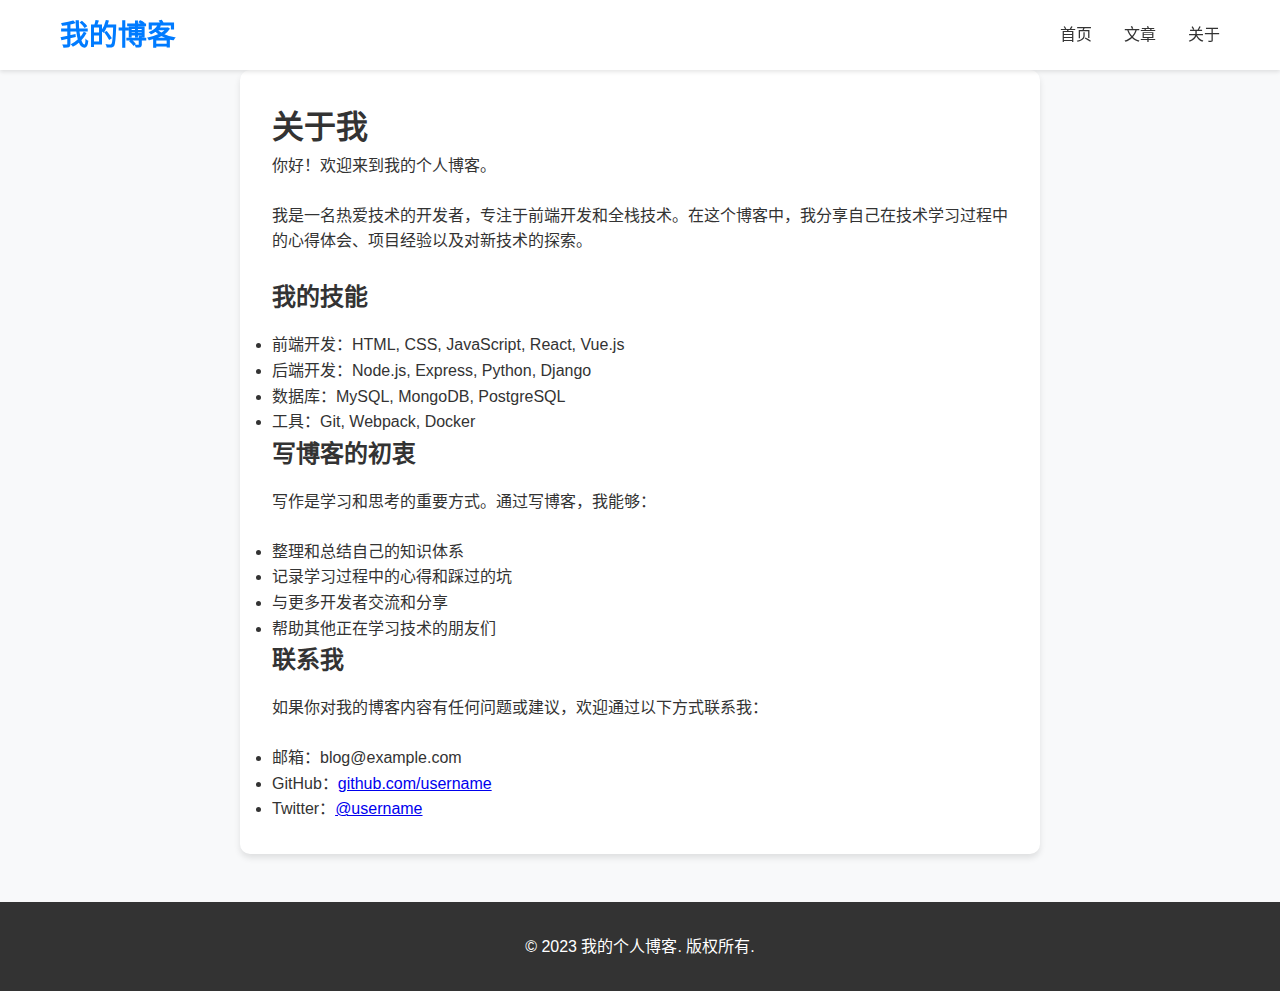
<file: blog/about.html>
<!DOCTYPE html>
<html lang="zh-CN">
<head>
    <meta charset="UTF-8">
    <meta name="viewport" content="width=device-width, initial-scale=1.0">
    <title>关于我 - 我的个人博客</title>
    <link rel="stylesheet" href="css/style.css">
</head>
<body>
    <header>
        <nav class="navbar">
            <div class="nav-container">
                <h1 class="nav-logo">我的博客</h1>
                <ul class="nav-menu">
                    <li class="nav-item"><a href="index.html" class="nav-link">首页</a></li>
                    <li class="nav-item"><a href="posts.html" class="nav-link">文章</a></li>
                    <li class="nav-item"><a href="about.html" class="nav-link">关于</a></li>
                </ul>
            </div>
        </nav>
    </header>

    <main>
        <section class="about-content">
            <h1>关于我</h1>
            <p>你好！欢迎来到我的个人博客。</p>
            <p>我是一名热爱技术的开发者，专注于前端开发和全栈技术。在这个博客中，我分享自己在技术学习过程中的心得体会、项目经验以及对新技术的探索。</p>
            
            <h2>我的技能</h2>
            <ul>
                <li>前端开发：HTML, CSS, JavaScript, React, Vue.js</li>
                <li>后端开发：Node.js, Express, Python, Django</li>
                <li>数据库：MySQL, MongoDB, PostgreSQL</li>
                <li>工具：Git, Webpack, Docker</li>
            </ul>
            
            <h2>写博客的初衷</h2>
            <p>写作是学习和思考的重要方式。通过写博客，我能够：</p>
            <ul>
                <li>整理和总结自己的知识体系</li>
                <li>记录学习过程中的心得和踩过的坑</li>
                <li>与更多开发者交流和分享</li>
                <li>帮助其他正在学习技术的朋友们</li>
            </ul>
            
            <h2>联系我</h2>
            <p>如果你对我的博客内容有任何问题或建议，欢迎通过以下方式联系我：</p>
            <ul>
                <li>邮箱：blog@example.com</li>
                <li>GitHub：<a href="https://github.com/username" target="_blank">github.com/username</a></li>
                <li>Twitter：<a href="https://twitter.com/username" target="_blank">@username</a></li>
            </ul>
        </section>
    </main>

    <footer>
        <div class="container">
            <p>&copy; 2023 我的个人博客. 版权所有.</p>
        </div>
    </footer>

    <script src="js/main.js"></script>
</body>
</html>
</file>
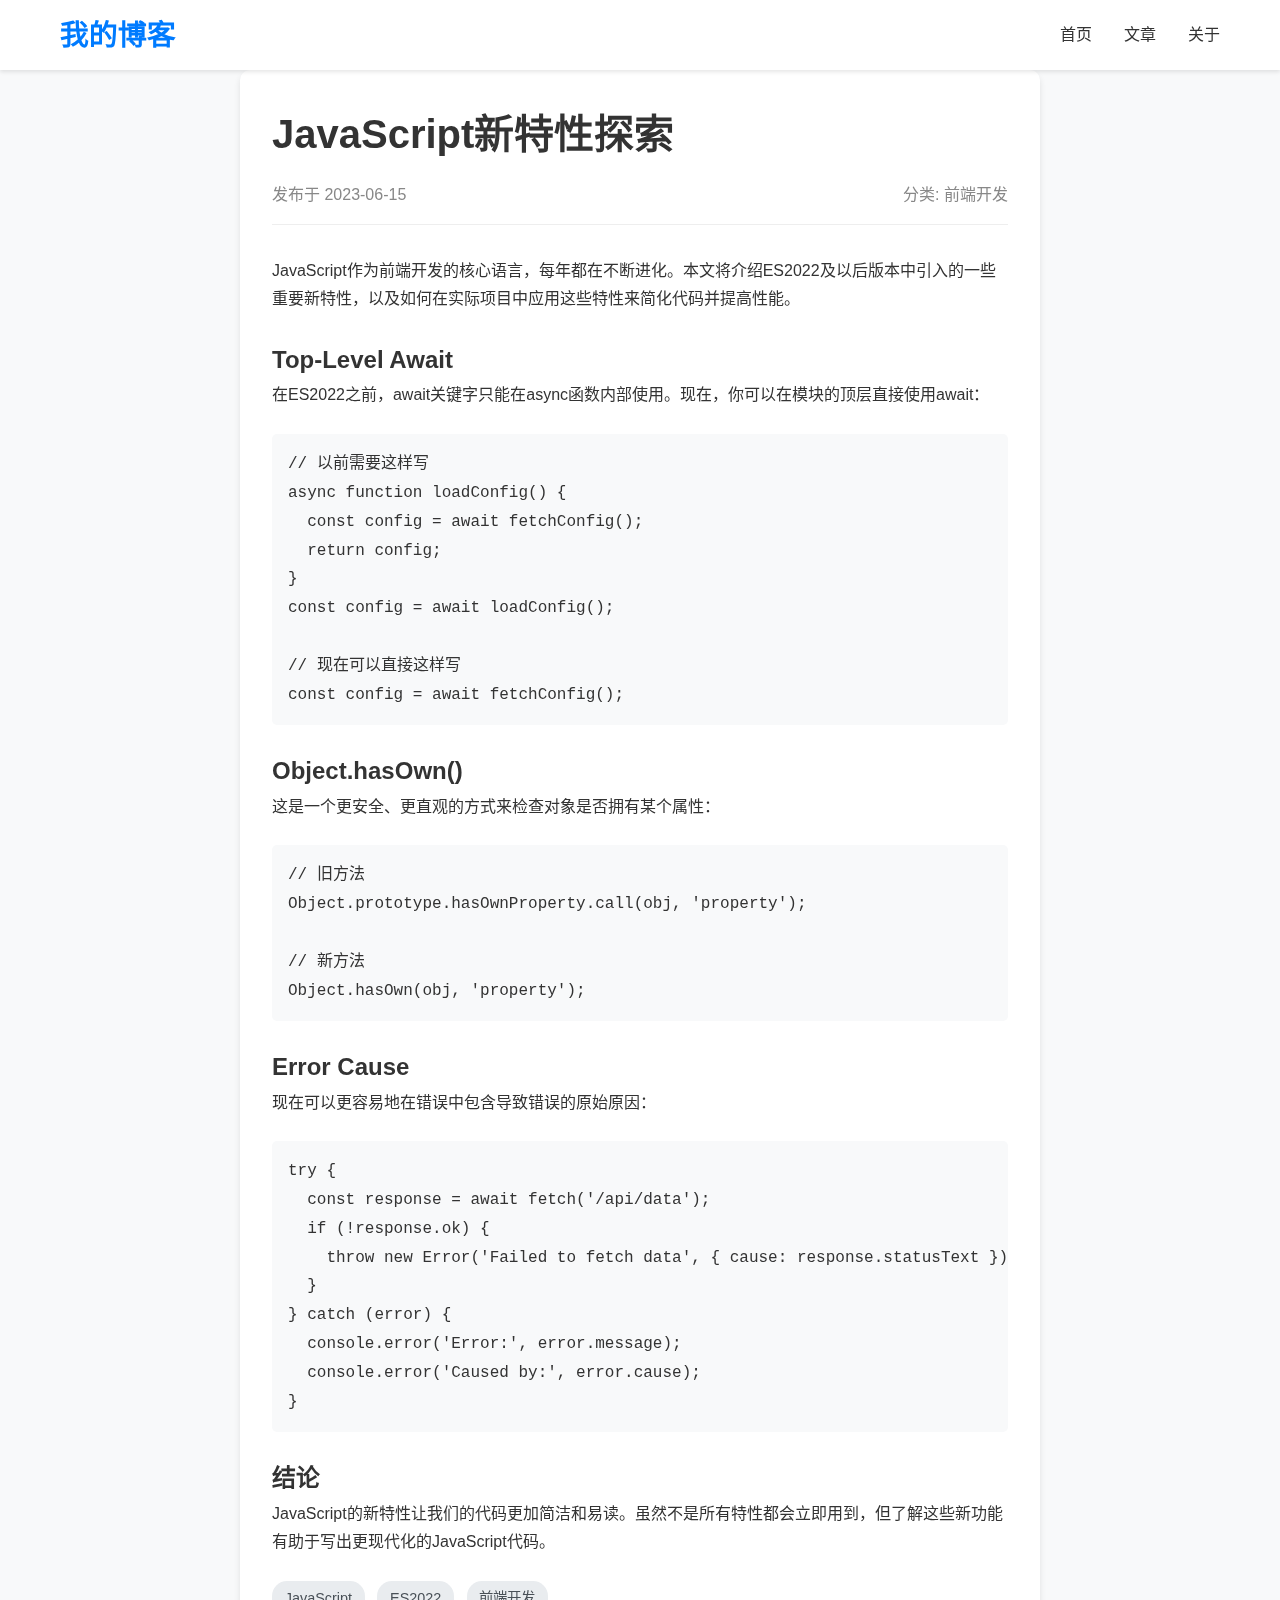
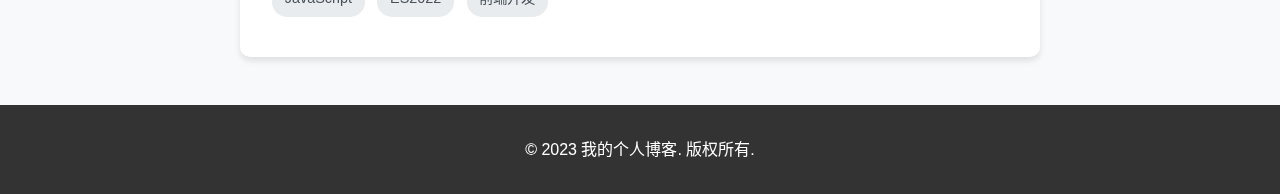
<file: blog/post1.html>
<!DOCTYPE html>
<html lang="zh-CN">
<head>
    <meta charset="UTF-8">
    <meta name="viewport" content="width=device-width, initial-scale=1.0">
    <title>JavaScript新特性探索 - 我的个人博客</title>
    <link rel="stylesheet" href="css/style.css">
</head>
<body>
    <header>
        <nav class="navbar">
            <div class="nav-container">
                <h1 class="nav-logo">我的博客</h1>
                <ul class="nav-menu">
                    <li class="nav-item"><a href="index.html" class="nav-link">首页</a></li>
                    <li class="nav-item"><a href="posts.html" class="nav-link">文章</a></li>
                    <li class="nav-item"><a href="about.html" class="nav-link">关于</a></li>
                </ul>
            </div>
        </nav>
    </header>

    <main>
        <article class="post-page">
            <h1>JavaScript新特性探索</h1>
            <div class="post-meta-full">
                <span>发布于 2023-06-15</span>
                <span>分类: 前端开发</span>
            </div>
            <div class="post-content-full">
                <p>JavaScript作为前端开发的核心语言，每年都在不断进化。本文将介绍ES2022及以后版本中引入的一些重要新特性，以及如何在实际项目中应用这些特性来简化代码并提高性能。</p>

                <h2>Top-Level Await</h2>
                <p>在ES2022之前，await关键字只能在async函数内部使用。现在，你可以在模块的顶层直接使用await：</p>
                <pre><code>// 以前需要这样写
async function loadConfig() {
  const config = await fetchConfig();
  return config;
}
const config = await loadConfig();

// 现在可以直接这样写
const config = await fetchConfig();</code></pre>

                <h2>Object.hasOwn()</h2>
                <p>这是一个更安全、更直观的方式来检查对象是否拥有某个属性：</p>
                <pre><code>// 旧方法
Object.prototype.hasOwnProperty.call(obj, 'property');

// 新方法
Object.hasOwn(obj, 'property');</code></pre>

                <h2>Error Cause</h2>
                <p>现在可以更容易地在错误中包含导致错误的原始原因：</p>
                <pre><code>try {
  const response = await fetch('/api/data');
  if (!response.ok) {
    throw new Error('Failed to fetch data', { cause: response.statusText });
  }
} catch (error) {
  console.error('Error:', error.message);
  console.error('Caused by:', error.cause);
}</code></pre>

                <h2>结论</h2>
                <p>JavaScript的新特性让我们的代码更加简洁和易读。虽然不是所有特性都会立即用到，但了解这些新功能有助于写出更现代化的JavaScript代码。</p>
                
                <div class="tags">
                    <span class="tag">JavaScript</span>
                    <span class="tag">ES2022</span>
                    <span class="tag">前端开发</span>
                </div>
            </div>
        </article>
    </main>

    <footer>
        <div class="container">
            <p>&copy; 2023 我的个人博客. 版权所有.</p>
        </div>
    </footer>

    <script src="js/main.js"></script>
</body>
</html>
</file>
<file: blog/css/style.css>
/* 重置样式 */
* {
    margin: 0;
    padding: 0;
    box-sizing: border-box;
}

body {
    font-family: 'Arial', sans-serif;
    line-height: 1.6;
    color: #333;
    background-color: #f8f9fa;
}

.container {
    max-width: 1200px;
    margin: 0 auto;
    padding: 0 20px;
}

/* 导航栏样式 */
.navbar {
    background-color: #fff;
    box-shadow: 0 2px 4px rgba(0,0,0,0.1);
    position: sticky;
    top: 0;
    z-index: 100;
}

.nav-container {
    max-width: 1200px;
    margin: 0 auto;
    padding: 0 20px;
    display: flex;
    justify-content: space-between;
    align-items: center;
    height: 70px;
}

.nav-logo {
    color: #007bff;
    font-size: 1.8rem;
    font-weight: bold;
}

.nav-menu {
    display: flex;
    list-style: none;
}

.nav-item {
    margin-left: 2rem;
}

.nav-link {
    text-decoration: none;
    color: #333;
    font-weight: 500;
    transition: color 0.3s;
}

.nav-link:hover {
    color: #007bff;
}

/* 英雄区域 */
.hero {
    background: linear-gradient(135deg, #667eea 0%, #764ba2 100%);
    color: white;
    text-align: center;
    padding: 5rem 0;
    margin-bottom: 3rem;
}

.hero-content h1 {
    font-size: 3rem;
    margin-bottom: 1rem;
}

.hero-content p {
    font-size: 1.2rem;
    opacity: 0.9;
}

/* 文章网格 */
.featured-posts {
    padding: 3rem 0;
}

.featured-posts h2 {
    text-align: center;
    margin-bottom: 2rem;
    font-size: 2.5rem;
    color: #333;
}

.posts-grid {
    display: grid;
    grid-template-columns: repeat(auto-fit, minmax(350px, 1fr));
    gap: 2rem;
    margin-top: 2rem;
}

.post-card {
    background: white;
    border-radius: 10px;
    overflow: hidden;
    box-shadow: 0 4px 6px rgba(0,0,0,0.1);
    transition: transform 0.3s, box-shadow 0.3s;
}

.post-card:hover {
    transform: translateY(-5px);
    box-shadow: 0 8px 15px rgba(0,0,0,0.2);
}

.post-image {
    width: 100%;
    height: 200px;
    object-fit: cover;
}

.post-content {
    padding: 1.5rem;
}

.post-content h3 {
    margin-bottom: 0.5rem;
}

.post-content h3 a {
    color: #333;
    text-decoration: none;
    font-size: 1.3rem;
    transition: color 0.3s;
}

.post-content h3 a:hover {
    color: #007bff;
}

.post-excerpt {
    color: #666;
    margin-bottom: 1rem;
    line-height: 1.6;
}

.post-meta {
    display: flex;
    justify-content: space-between;
    color: #888;
    font-size: 0.9rem;
}

.post-category {
    background-color: #007bff;
    color: white;
    padding: 0.2rem 0.5rem;
    border-radius: 4px;
    font-size: 0.8rem;
}

/* 页脚 */
footer {
    background-color: #333;
    color: white;
    text-align: center;
    padding: 2rem 0;
    margin-top: 3rem;
}

/* 文章页面样式 */
.post-page {
    max-width: 800px;
    margin: 0 auto;
    padding: 2rem;
    background: white;
    border-radius: 10px;
    box-shadow: 0 4px 6px rgba(0,0,0,0.1);
    margin-bottom: 2rem;
}

.post-page h1 {
    font-size: 2.5rem;
    margin-bottom: 1rem;
    color: #333;
}

.post-meta-full {
    display: flex;
    justify-content: space-between;
    color: #888;
    margin-bottom: 2rem;
    padding-bottom: 1rem;
    border-bottom: 1px solid #eee;
}

.post-content-full {
    line-height: 1.8;
}

.post-content-full p {
    margin-bottom: 1.5rem;
}

/* 关于页面 */
.about-content {
    max-width: 800px;
    margin: 0 auto;
    padding: 2rem;
    background: white;
    border-radius: 10px;
    box-shadow: 0 4px 6px rgba(0,0,0,0.1);
}

.about-content h2 {
    margin-bottom: 1rem;
    color: #333;
}

.about-content p {
    margin-bottom: 1.5rem;
    line-height: 1.6;
}

/* 搜索和标签样式 */
.search-section {
    margin: 2rem 0;
    text-align: center;
}

.search-input {
    padding: 0.8rem 1rem;
    width: 100%;
    max-width: 500px;
    border: 2px solid #ddd;
    border-radius: 25px;
    font-size: 1rem;
    outline: none;
    transition: border-color 0.3s;
}

.search-input:focus {
    border-color: #007bff;
}

.tags {
    margin-top: 1.5rem;
}

.tag {
    display: inline-block;
    background-color: #e9ecef;
    color: #495057;
    padding: 0.3rem 0.8rem;
    border-radius: 15px;
    font-size: 0.9rem;
    margin-right: 0.5rem;
    margin-bottom: 0.5rem;
}

.load-more {
    text-align: center;
    margin-top: 2rem;
}

.load-more-btn {
    background-color: #007bff;
    color: white;
    border: none;
    padding: 0.8rem 1.5rem;
    border-radius: 25px;
    font-size: 1rem;
    cursor: pointer;
    transition: background-color 0.3s;
}

.load-more-btn:hover {
    background-color: #0056b3;
}

pre {
    background-color: #f8f9fa;
    padding: 1rem;
    border-radius: 5px;
    overflow-x: auto;
    margin: 1.5rem 0;
}

code {
    font-family: 'Courier New', monospace;
}

/* 响应式设计 */
@media (max-width: 768px) {
    .nav-container {
        flex-direction: column;
        height: auto;
        padding: 1rem;
    }
    
    .nav-menu {
        margin-top: 1rem;
    }
    
    .nav-item {
        margin: 0 1rem;
    }
    
    .hero-content h1 {
        font-size: 2rem;
    }
    
    .posts-grid {
        grid-template-columns: 1fr;
    }
    
    .post-page, .about-content {
        padding: 1rem;
        margin: 1rem;
    }
    
    .search-section {
        padding: 0 1rem;
    }
}
</file>
